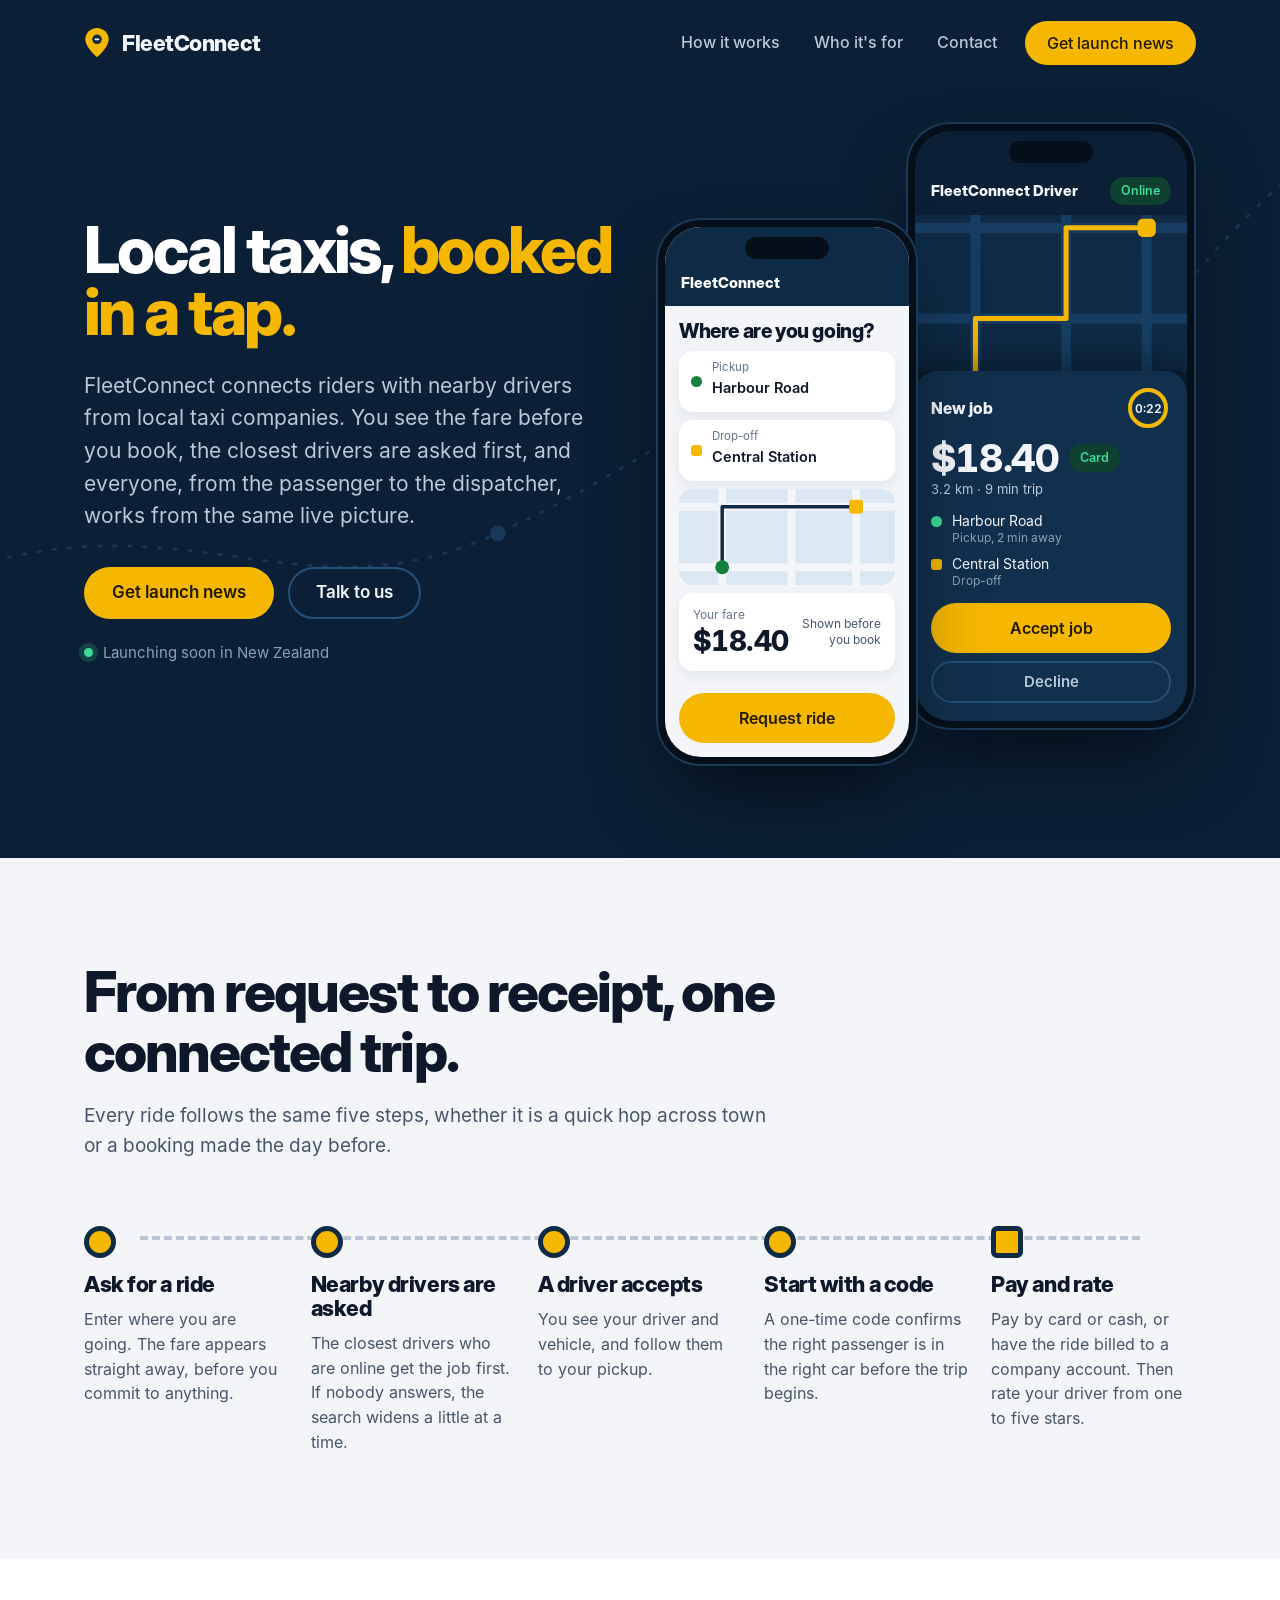
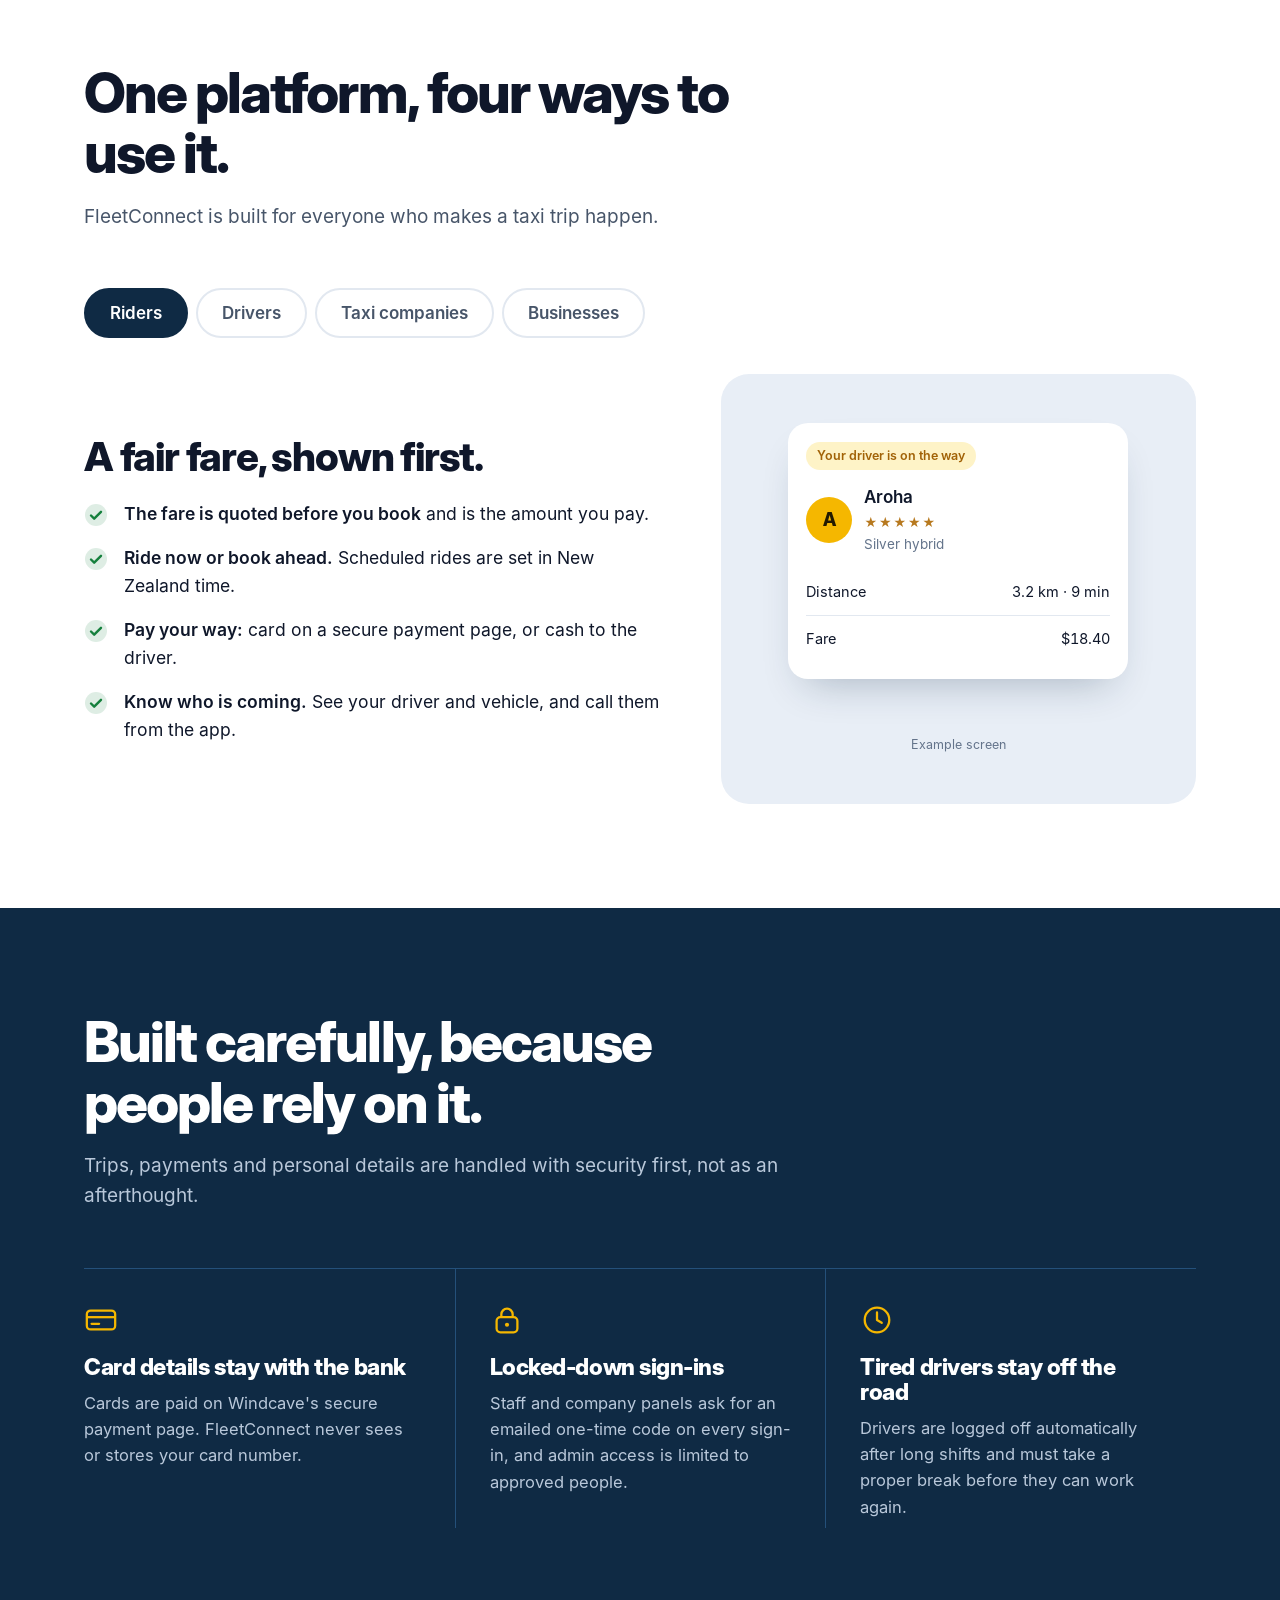
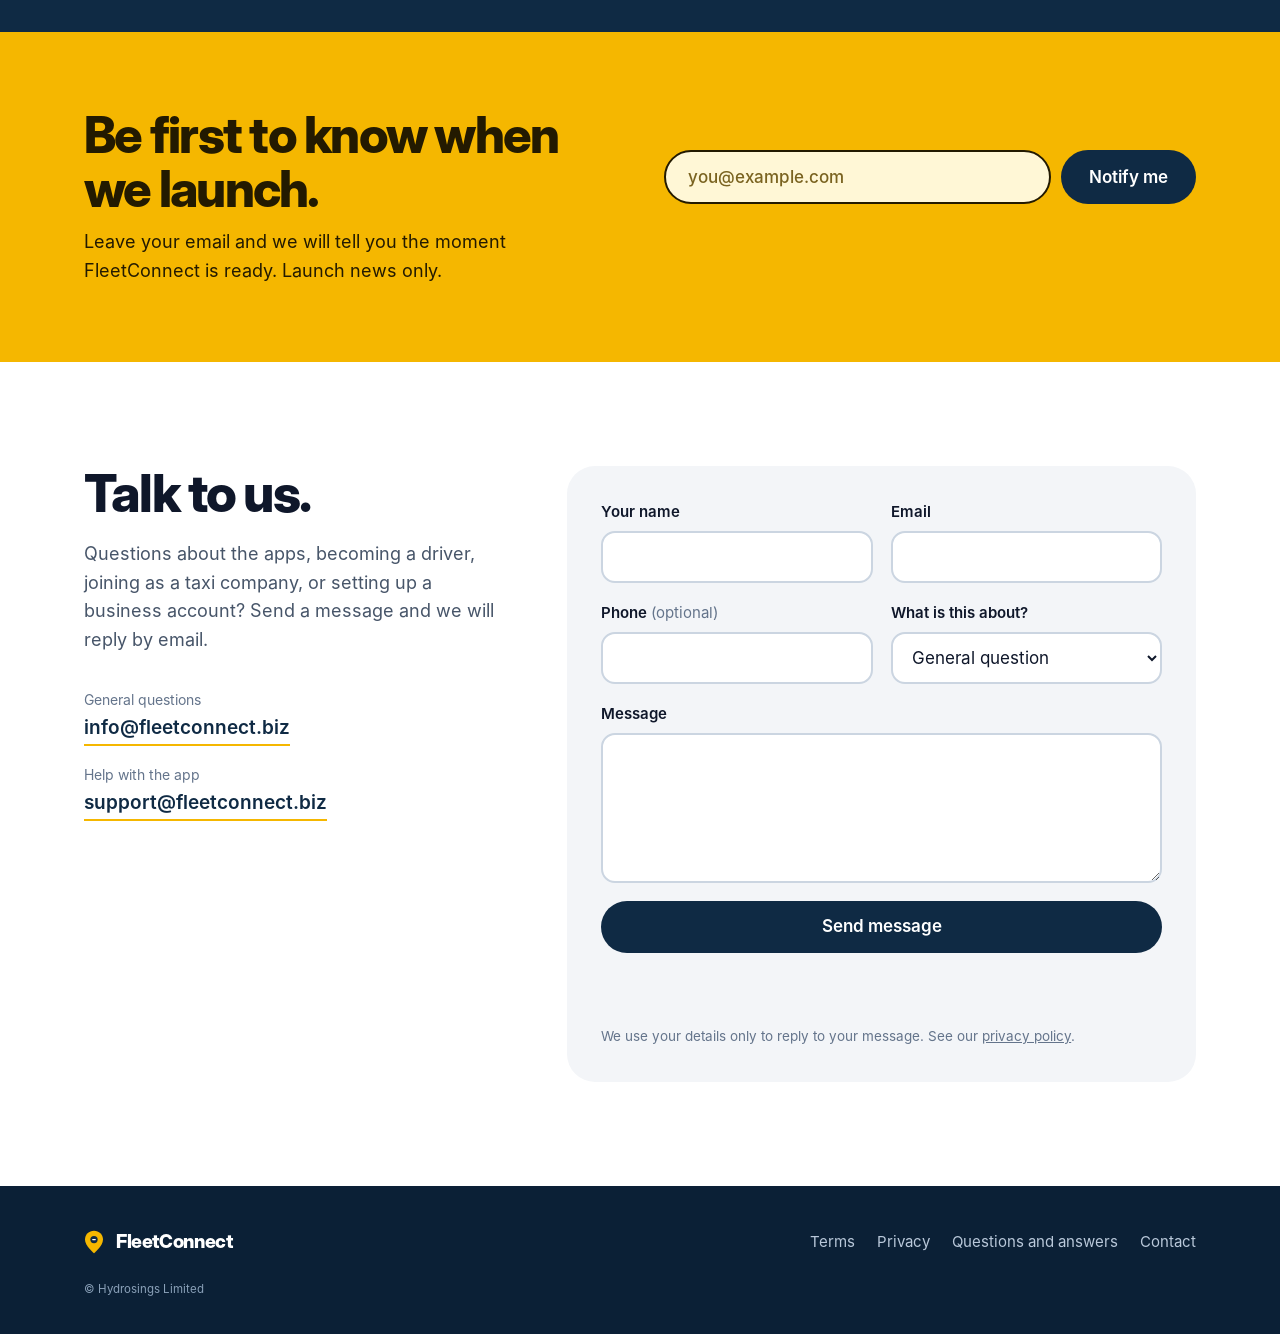
<file: index.html>
<!DOCTYPE html>
<html lang="en-NZ">
<head>
<meta charset="utf-8">
<meta http-equiv="Content-Security-Policy" content="default-src 'self'; script-src 'self'; style-src 'self' 'unsafe-inline'; img-src 'self' data:; font-src 'self'; connect-src 'self' https://newapi.fleetconnect.biz; form-action 'self'; base-uri 'none'; object-src 'none'">
<meta name="viewport" content="width=device-width, initial-scale=1">
<title>FleetConnect | Local taxis, booked in a tap</title>
<meta name="description" content="FleetConnect connects riders with nearby drivers from local taxi companies. See your fare before you book, ride on a company account, and keep drivers safe with built-in work-hour limits.">
<meta name="theme-color" content="#0b2036">
<meta property="og:title" content="FleetConnect | Local taxis, booked in a tap">
<meta property="og:description" content="Riders, drivers, taxi companies and businesses on one connected platform.">
<meta property="og:type" content="website">
<meta property="og:url" content="https://fleetconnect.biz/">
<link rel="icon" href="favicon.svg" type="image/svg+xml">
<link rel="canonical" href="https://fleetconnect.biz/">
<link rel="preload" href="InterDisplay-ExtraBold.woff" as="font" type="font/woff" crossorigin>
<link rel="stylesheet" href="site.css">
</head>
<body>
<svg width="0" height="0" style="position:absolute" aria-hidden="true" focusable="false">
  <symbol id="ic-check" viewBox="0 0 24 24"><circle cx="12" cy="12" r="11" fill="currentColor" opacity=".14"/><path d="M7 12.5l3.2 3.2L17 8.8" fill="none" stroke="currentColor" stroke-width="2.4" stroke-linecap="round" stroke-linejoin="round"/></symbol>
  <symbol id="ic-card" viewBox="0 0 36 36"><rect x="3" y="8" width="30" height="20" rx="4" fill="none" stroke="currentColor" stroke-width="2.4"/><path d="M3 15h30" stroke="currentColor" stroke-width="2.4"/><path d="M8 22h8" stroke="currentColor" stroke-width="2.4" stroke-linecap="round"/></symbol>
  <symbol id="ic-lock" viewBox="0 0 36 36"><rect x="7" y="15" width="22" height="16" rx="4" fill="none" stroke="currentColor" stroke-width="2.4"/><path d="M12 15v-3a6 6 0 0112 0v3" fill="none" stroke="currentColor" stroke-width="2.4"/><circle cx="18" cy="23" r="2.2" fill="currentColor"/></symbol>
  <symbol id="ic-clock" viewBox="0 0 36 36"><circle cx="18" cy="18" r="13" fill="none" stroke="currentColor" stroke-width="2.4"/><path d="M18 10v8l5 3" fill="none" stroke="currentColor" stroke-width="2.4" stroke-linecap="round" stroke-linejoin="round"/></symbol>
</svg>
<a class="skip" href="#main">Skip to the content</a>

<header class="top">
  <svg class="route" viewBox="0 0 1440 760" preserveAspectRatio="xMidYMid slice" aria-hidden="true">
    <path d="M-40 640 C 220 560, 340 700, 560 600 S 860 380, 1040 470 S 1300 300, 1500 160" fill="none" stroke="#24507a" stroke-width="3" stroke-dasharray="3 14" stroke-linecap="round"/>
    <circle cx="1040" cy="470" r="9" fill="#24507a"/><circle cx="560" cy="600" r="9" fill="#24507a"/>
  </svg>
  <div class="wrap" style="position:relative">
    <div class="bar">
      <a class="brand" href="./" aria-label="FleetConnect home"><img src="logo.svg" width="26" height="31" alt=""><span>FleetConnect</span></a>
      <nav class="nav" aria-label="Main">
        <a href="#how">How it works</a>
        <a href="#who">Who it's for</a>
        <a href="#contact">Contact</a>
        <a class="btn btn-amber" href="#launch">Get launch news</a>
      </nav>
    </div>

    <div class="hero" id="main">
      <div>
        <h1>Local taxis, <em>booked in a tap.</em></h1>
        <p class="lead">FleetConnect connects riders with nearby drivers from local taxi companies. You see the fare before you book, the closest drivers are asked first, and everyone, from the passenger to the dispatcher, works from the same live picture.</p>
        <div class="cta">
          <a class="btn btn-amber" href="#launch">Get launch news</a>
          <a class="btn btn-line" href="#contact">Talk to us</a>
        </div>
        <p class="note"><span class="dot"></span> Launching soon in New Zealand</p>
      </div>

      <div class="stage" role="img" aria-label="Example screens: a driver receiving a new job on the driver app, and a rider choosing a destination on the rider app">
        <div class="phone p-driver" aria-hidden="true">
          <div class="screen d-screen">
            <div class="d-top"><b>FleetConnect Driver</b><span class="pill pill-on">Online</span></div>
            <div class="map">
              <svg viewBox="0 0 270 250" preserveAspectRatio="xMidYMid slice"><g stroke="#173d62" stroke-width="10" fill="none"><path d="M-10 60H280M-10 150H280M-10 225H280"/><path d="M60 -10V260M150 -10V260M230 -10V260"/></g><path d="M60 225V150H150V60H230" fill="none" stroke="#f5b700" stroke-width="5" stroke-linejoin="round" stroke-linecap="round"/><circle cx="60" cy="225" r="9" fill="#3ddc97"/><rect x="221" y="51" width="18" height="18" rx="5" fill="#f5b700"/></svg>
            </div>
            <div class="sheet">
              <div class="sheet-head"><b>New job</b><div class="timer"><svg viewBox="0 0 46 46"><circle class="tr" cx="23" cy="23" r="18"/><circle class="tv" cx="23" cy="23" r="18"/></svg><span id="count">0:24</span></div></div>
              <div class="fare-row"><span class="fare">$18.40</span><span class="pill pill-card">Card</span></div>
              <div class="meta">3.2 km · 9 min trip</div>
              <div class="stops">
                <div class="stop"><i></i><div>Harbour Road<small>Pickup, 2 min away</small></div></div>
                <div class="stop"><i class="sq"></i><div>Central Station<small>Drop-off</small></div></div>
              </div>
              <div class="mbtn mb-accept">Accept job</div>
              <div class="mbtn mb-decline">Decline</div>
            </div>
          </div>
        </div>

        <div class="phone p-rider" aria-hidden="true">
          <div class="screen r-screen">
            <div class="r-head">FleetConnect</div>
            <div class="r-body">
              <div class="r-ask">Where are you going?</div>
              <div class="place"><i></i><div><small>Pickup</small><b>Harbour Road</b></div></div>
              <div class="place"><i class="sq"></i><div><small>Drop-off</small><b>Central Station</b></div></div>
              <div class="r-map"><svg viewBox="0 0 250 150" preserveAspectRatio="xMidYMid slice"><g stroke="#f3f5f8" stroke-width="9" fill="none"><path d="M-10 40H260M-10 110H260"/><path d="M50 -10V160M130 -10V160M205 -10V160"/></g><path d="M50 110V40H205" fill="none" stroke="#0f2a44" stroke-width="4" stroke-linejoin="round" stroke-linecap="round"/><circle cx="50" cy="110" r="8" fill="#15803d"/><rect x="197" y="32" width="16" height="16" rx="4" fill="#f5b700"/></svg></div>
              <div class="fare-card"><div><small>Your fare</small><b>$18.40</b></div><span>Shown before you book</span></div>
              <div class="r-cta">Request ride</div>
            </div>
          </div>
        </div>
      </div>
    </div>
  </div>
</header>

<main>
<section class="how" id="how">
  <div class="wrap">
    <div class="sec-head">
      <h2>From request to receipt, one connected trip.</h2>
      <p>Every ride follows the same five steps, whether it is a quick hop across town or a booking made the day before.</p>
    </div>
    <div class="road">
      <div class="leg"><h3>Ask for a ride</h3><p>Enter where you are going. The fare appears straight away, before you commit to anything.</p></div>
      <div class="leg"><h3>Nearby drivers are asked</h3><p>The closest drivers who are online get the job first. If nobody answers, the search widens a little at a time.</p></div>
      <div class="leg"><h3>A driver accepts</h3><p>You see your driver and vehicle, and follow them to your pickup.</p></div>
      <div class="leg"><h3>Start with a code</h3><p>A one-time code confirms the right passenger is in the right car before the trip begins.</p></div>
      <div class="leg"><h3>Pay and rate</h3><p>Pay by card or cash, or have the ride billed to a company account. Then rate your driver from one to five stars.</p></div>
    </div>
  </div>
</section>

<section class="who" id="who">
  <div class="wrap">
    <div class="sec-head">
      <h2>One platform, four ways to use it.</h2>
      <p>FleetConnect is built for everyone who makes a taxi trip happen.</p>
    </div>

    <div class="tabs" role="tablist" aria-label="Who FleetConnect is for">
      <button class="tab" role="tab" id="tab-riders" aria-selected="true" aria-controls="p-riders" type="button">Riders</button>
      <button class="tab" role="tab" id="tab-drivers" aria-selected="false" aria-controls="p-drivers" tabindex="-1" type="button">Drivers</button>
      <button class="tab" role="tab" id="tab-companies" aria-selected="false" aria-controls="p-companies" tabindex="-1" type="button">Taxi companies</button>
      <button class="tab" role="tab" id="tab-business" aria-selected="false" aria-controls="p-business" tabindex="-1" type="button">Businesses</button>
    </div>

    <div class="panel on" role="tabpanel" id="p-riders" aria-labelledby="tab-riders">
      <div>
        <h3>A fair fare, shown first.</h3>
        <ul>
          <li><svg><use href="#ic-check"/></svg><span><b>The fare is quoted before you book</b> and is the amount you pay.</span></li>
          <li><svg><use href="#ic-check"/></svg><span><b>Ride now or book ahead.</b> Scheduled rides are set in New Zealand time.</span></li>
          <li><svg><use href="#ic-check"/></svg><span><b>Pay your way:</b> card on a secure payment page, or cash to the driver.</span></li>
          <li><svg><use href="#ic-check"/></svg><span><b>Know who is coming.</b> See your driver and vehicle, and call them from the app.</span></li>
        </ul>
      </div>
      <div class="mock light">
        <div class="card white">
          <span class="pill pill-warn">Your driver is on the way</span>
          <div class="driver-line" style="margin-top:14px"><div class="avatar">A</div><div><b>Aroha</b><div class="stars" aria-hidden="true">★★★★★</div><div style="font-size:13.5px;color:#64748b">Silver hybrid</div></div></div>
          <div class="ledger" style="margin-top:14px"><div><span>Distance</span><span>3.2 km · 9 min</span></div><div><span>Fare</span><span>$18.40</span></div></div>
        </div>
        <p class="mock-note">Example screen</p>
      </div>
    </div>

    <div class="panel" role="tabpanel" id="p-drivers" aria-labelledby="tab-drivers" hidden>
      <div>
        <h3>Jobs that come to you.</h3>
        <ul>
          <li><svg><use href="#ic-check"/></svg><span><b>A new job rings and vibrates,</b> even when the phone is locked, with Accept and Decline right on the notification.</span></li>
          <li><svg><use href="#ic-check"/></svg><span><b>Clear at a glance:</b> the fare, the distance and how long you have to answer.</span></li>
          <li><svg><use href="#ic-check"/></svg><span><b>Go online when you want to work.</b> Your trips and earnings are in the app.</span></li>
          <li><svg><use href="#ic-check"/></svg><span><b>Rested drivers, safer rides.</b> Work-hour limits and break reminders look after you and your passengers.</span></li>
        </ul>
      </div>
      <div class="mock">
        <div style="width:100%;max-width:340px">
          <div class="lock-time">9:41<small>Tuesday</small></div>
          <div class="card notif">
            <div><div class="t">New ride request</div><div class="b">Harbour Road</div></div>
            <div class="row"><div class="mbtn mb-accept">Accept</div><div class="mbtn" style="border:2px solid var(--line);color:var(--text2)">Decline</div></div>
          </div>
          <p class="mock-note">Example lock screen</p>
        </div>
      </div>
    </div>

    <div class="panel" role="tabpanel" id="p-companies" aria-labelledby="tab-companies" hidden>
      <div>
        <h3>Run your fleet from one screen.</h3>
        <ul>
          <li><svg><use href="#ic-check"/></svg><span><b>Add your vehicles and drivers</b> and see who is online, busy or off.</span></li>
          <li><svg><use href="#ic-check"/></svg><span><b>Set your own fares,</b> or use the standard FleetConnect fare plan.</span></li>
          <li><svg><use href="#ic-check"/></svg><span><b>Follow every request and booking</b> as it happens, from first search to completed trip.</span></li>
          <li><svg><use href="#ic-check"/></svg><span><b>Clear statements.</b> See rides, fares and what is owed, so the books balance.</span></li>
        </ul>
      </div>
      <div class="mock light">
        <div class="card white">
          <table class="mini">
            <thead><tr><th>Driver</th><th>Vehicle</th><th>Status</th></tr></thead>
            <tbody>
              <tr><td>Aroha</td><td>Hybrid</td><td><span class="pill pill-on" style="background:#dcfce7;color:#15803d">Online</span></td></tr>
              <tr><td>Sam</td><td>Van</td><td><span class="pill pill-warn">On a job</span></td></tr>
              <tr><td>Mere</td><td>Sedan</td><td><span class="pill pill-off">Offline</span></td></tr>
            </tbody>
          </table>
        </div>
        <p class="mock-note">Example fleet view</p>
      </div>
    </div>

    <div class="panel" role="tabpanel" id="p-business" aria-labelledby="tab-business" hidden>
      <div>
        <h3>Rides on account.</h3>
        <ul>
          <li><svg><use href="#ic-check"/></svg><span><b>Put staff, customers or guests in a car</b> without anyone handling payment.</span></li>
          <li><svg><use href="#ic-check"/></svg><span><b>Every ride is billed to your company account,</b> not the passenger.</span></li>
          <li><svg><use href="#ic-check"/></svg><span><b>One running statement:</b> ride charges, payments and your balance at a glance.</span></li>
          <li><svg><use href="#ic-check"/></svg><span><b>Invoices you can use,</b> ready for your accounts team.</span></li>
        </ul>
      </div>
      <div class="mock light">
        <div class="card white">
          <b>Company account</b>
          <div class="ledger" style="margin-top:10px"><div><span>Ride, Tuesday</span><span class="neg">−$18.40</span></div><div><span>Ride, Wednesday</span><span class="neg">−$26.10</span></div><div><span>Payment received</span><span class="pos">+$200.00</span></div><div class="tot"><span>Credit remaining</span><span>$155.50</span></div></div>
        </div>
        <p class="mock-note">Example statement</p>
      </div>
    </div>
  </div>
</section>

<section class="trust" id="safety">
  <div class="wrap">
    <div class="sec-head">
      <h2>Built carefully, because people rely on it.</h2>
      <p>Trips, payments and personal details are handled with security first, not as an afterthought.</p>
    </div>
    <div class="trust-grid">
      <div class="t-item"><svg><use href="#ic-card"/></svg><h3>Card details stay with the bank</h3><p>Cards are paid on Windcave's secure payment page. FleetConnect never sees or stores your card number.</p></div>
      <div class="t-item"><svg><use href="#ic-lock"/></svg><h3>Locked-down sign-ins</h3><p>Staff and company panels ask for an emailed one-time code on every sign-in, and admin access is limited to approved people.</p></div>
      <div class="t-item"><svg><use href="#ic-clock"/></svg><h3>Tired drivers stay off the road</h3><p>Drivers are logged off automatically after long shifts and must take a proper break before they can work again.</p></div>
    </div>
  </div>
</section>

<section class="launch" id="launch">
  <div class="wrap">
    <div>
      <h2>Be first to know when we launch.</h2>
      <p>Leave your email and we will tell you the moment FleetConnect is ready. Launch news only.</p>
    </div>
    <div>
      <form class="sub" id="launch-form" novalidate>
        <label class="sr" for="launch-email">Your email address</label>
        <input id="launch-email" name="email" type="email" inputmode="email" autocomplete="email" placeholder="you@example.com" required maxlength="254">
        <button class="btn" type="submit">Notify me</button>
      </form>
      <p class="msg" id="launch-msg" role="status" aria-live="polite"></p>
    </div>
  </div>
</section>

<section class="contact" id="contact">
  <div class="wrap">
    <div>
      <h2>Talk to us.</h2>
      <p class="intro">Questions about the apps, becoming a driver, joining as a taxi company, or setting up a business account? Send a message and we will reply by email.</p>
      <div class="addr">
        <div><small>General questions</small><a href="mailto:info@fleetconnect.biz">info@fleetconnect.biz</a></div>
        <div><small>Help with the app</small><a href="mailto:support@fleetconnect.biz">support@fleetconnect.biz</a></div>
      </div>
    </div>
    <form class="contact-form" id="contact-form" novalidate>
      <div class="f2">
        <label><span>Your name</span><input name="name" type="text" autocomplete="name" required maxlength="100"></label>
        <label><span>Email</span><input name="email" type="email" inputmode="email" autocomplete="email" required maxlength="254"></label>
      </div>
      <div class="f2">
        <label><span>Phone <span class="opt">(optional)</span></span><input name="phone" type="tel" inputmode="tel" autocomplete="tel" maxlength="30"></label>
        <label><span>What is this about?</span>
          <select name="subject" required>
            <option value="General question">General question</option>
            <option value="Help with the rider app">Help with the rider app</option>
            <option value="Help with the driver app">Help with the driver app</option>
            <option value="Becoming a driver">Becoming a driver</option>
            <option value="Taxi company enquiry">Taxi company enquiry</option>
            <option value="Business account enquiry">Business account enquiry</option>
          </select>
        </label>
      </div>
      <label><span>Message</span><textarea name="message" required maxlength="3000"></textarea></label>
      <div class="trap" aria-hidden="true"><label>Leave this empty<input name="website" type="text" tabindex="-1" autocomplete="off"></label></div>
      <button class="btn btn-navy" type="submit" id="contact-btn">Send message</button>
      <p class="msg" id="contact-msg" role="status" aria-live="polite"></p>
      <p class="fine">We use your details only to reply to your message. See our <a href="privacy.html">privacy policy</a>.</p>
    </form>
  </div>
</section>
</main>

<footer>
  <div class="wrap">
    <div class="foot">
      <a class="brand" href="./" aria-label="FleetConnect home" style="color:#fff;font-size:19px"><img src="logo.svg" width="20" height="24" alt=""><span>FleetConnect</span></a>
      <nav aria-label="Footer"><a href="terms.html">Terms</a><a href="privacy.html">Privacy</a><a href="faq.html">Questions and answers</a><a href="#contact">Contact</a></nav>
    </div>
    <p class="copy">&copy; Hydrosings Limited</p>
  </div>
</footer>
<script src="site.js" defer></script>
</body>
</html>
</file>
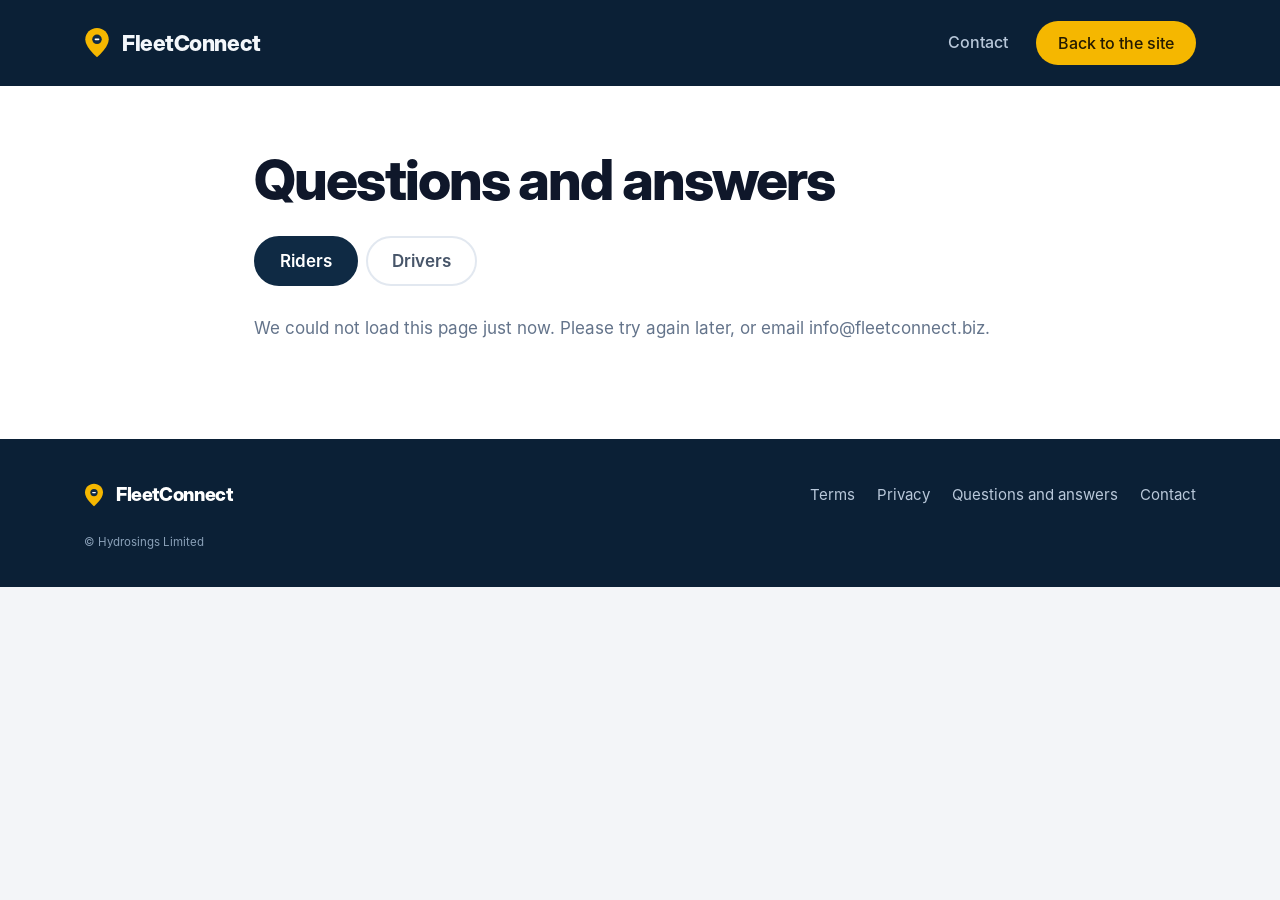
<file: faq.html>
<!DOCTYPE html>
<html lang="en-NZ">
<head>
<meta charset="utf-8">
<meta http-equiv="Content-Security-Policy" content="default-src 'self'; script-src 'self'; style-src 'self' 'unsafe-inline'; img-src 'self' data:; font-src 'self'; connect-src 'self' https://newapi.fleetconnect.biz; form-action 'self'; base-uri 'none'; object-src 'none'">
<meta name="viewport" content="width=device-width, initial-scale=1">
<title>Questions and answers | FleetConnect</title>
<meta name="description" content="Questions and answers for FleetConnect riders and drivers.">
<meta name="theme-color" content="#0b2036">
<link rel="icon" href="favicon.svg" type="image/svg+xml">
<link rel="stylesheet" href="site.css">
</head>
<body data-kind="faq">
<div class="top legal-top"><div class="wrap"><div class="bar">
  <a class="brand" href="./" aria-label="FleetConnect home"><img src="logo.svg" width="26" height="31" alt=""><span>FleetConnect</span></a>
  <nav class="nav" aria-label="Main"><a href="./#contact">Contact</a><a class="btn btn-amber" href="./">Back to the site</a></nav>
</div></div></div>
<main class="legal"><div class="wrap">
  <h1>Questions and answers</h1>
  <div class="seg" role="group" aria-label="Show the text for">
    <button class="tab" type="button" data-aud="RIDER" aria-selected="true">Riders</button>
    <button class="tab" type="button" data-aud="DRIVER" aria-selected="false">Drivers</button>
  </div>
  <div id="legal-out" aria-live="polite"></div>
</div></main>
<footer><div class="wrap"><div class="foot">
  <a class="brand" href="./" style="color:#fff;font-size:19px"><img src="logo.svg" width="20" height="24" alt=""><span>FleetConnect</span></a>
  <nav aria-label="Footer"><a href="terms.html">Terms</a><a href="privacy.html">Privacy</a><a href="faq.html">Questions and answers</a><a href="./#contact">Contact</a></nav>
</div><p class="copy">&copy; Hydrosings Limited</p></div></footer>
<script src="legal.js" defer></script>
</body>
</html>
</file>
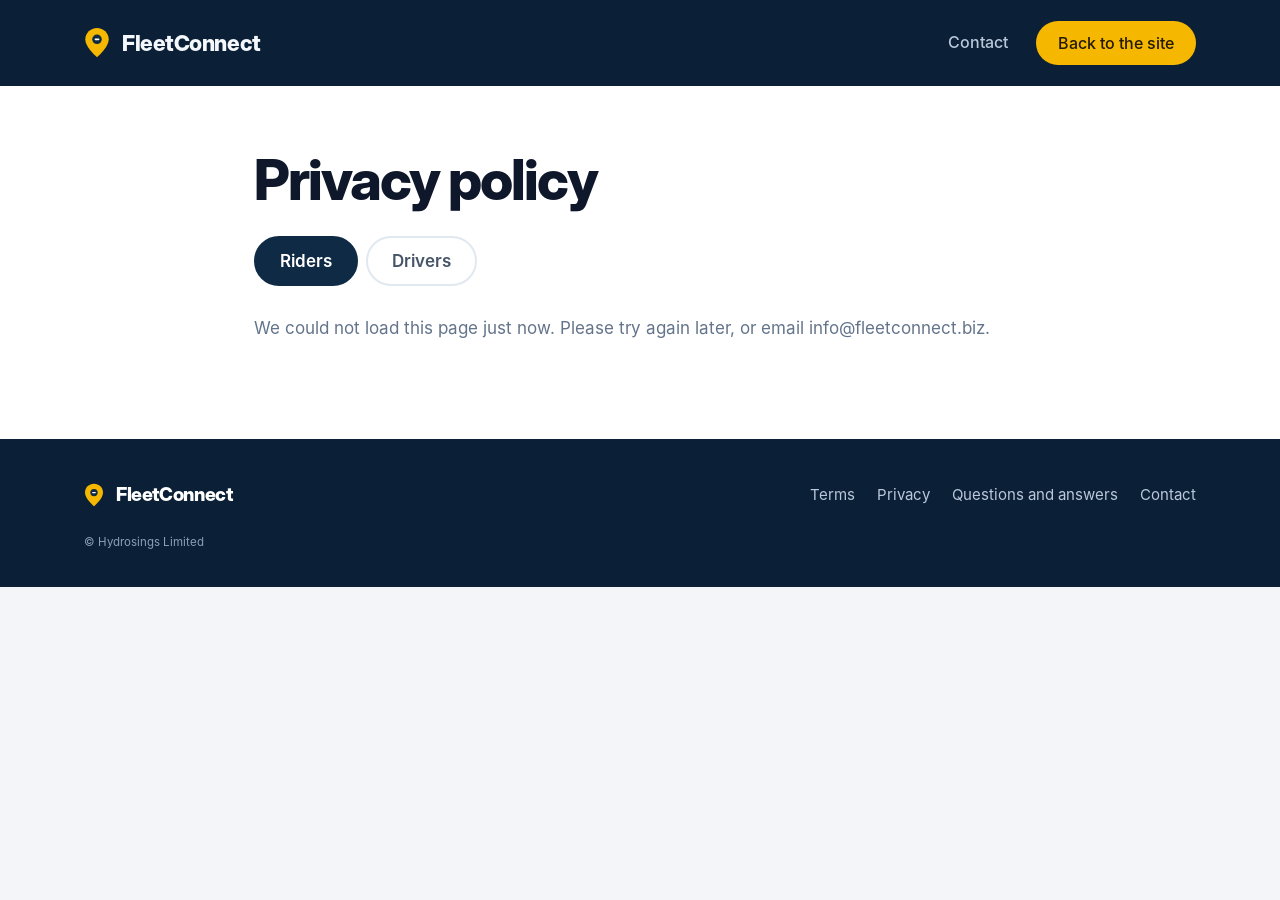
<file: privacy.html>
<!DOCTYPE html>
<html lang="en-NZ">
<head>
<meta charset="utf-8">
<meta http-equiv="Content-Security-Policy" content="default-src 'self'; script-src 'self'; style-src 'self' 'unsafe-inline'; img-src 'self' data:; font-src 'self'; connect-src 'self' https://newapi.fleetconnect.biz; form-action 'self'; base-uri 'none'; object-src 'none'">
<meta name="viewport" content="width=device-width, initial-scale=1">
<title>Privacy policy | FleetConnect</title>
<meta name="description" content="Privacy policy for FleetConnect riders and drivers.">
<meta name="theme-color" content="#0b2036">
<link rel="icon" href="favicon.svg" type="image/svg+xml">
<link rel="stylesheet" href="site.css">
</head>
<body data-kind="privacy">
<div class="top legal-top"><div class="wrap"><div class="bar">
  <a class="brand" href="./" aria-label="FleetConnect home"><img src="logo.svg" width="26" height="31" alt=""><span>FleetConnect</span></a>
  <nav class="nav" aria-label="Main"><a href="./#contact">Contact</a><a class="btn btn-amber" href="./">Back to the site</a></nav>
</div></div></div>
<main class="legal"><div class="wrap">
  <h1>Privacy policy</h1>
  <div class="seg" role="group" aria-label="Show the text for">
    <button class="tab" type="button" data-aud="RIDER" aria-selected="true">Riders</button>
    <button class="tab" type="button" data-aud="DRIVER" aria-selected="false">Drivers</button>
  </div>
  <div id="legal-out" aria-live="polite"></div>
</div></main>
<footer><div class="wrap"><div class="foot">
  <a class="brand" href="./" style="color:#fff;font-size:19px"><img src="logo.svg" width="20" height="24" alt=""><span>FleetConnect</span></a>
  <nav aria-label="Footer"><a href="terms.html">Terms</a><a href="privacy.html">Privacy</a><a href="faq.html">Questions and answers</a><a href="./#contact">Contact</a></nav>
</div><p class="copy">&copy; Hydrosings Limited</p></div></footer>
<script src="legal.js" defer></script>
</body>
</html>
</file>
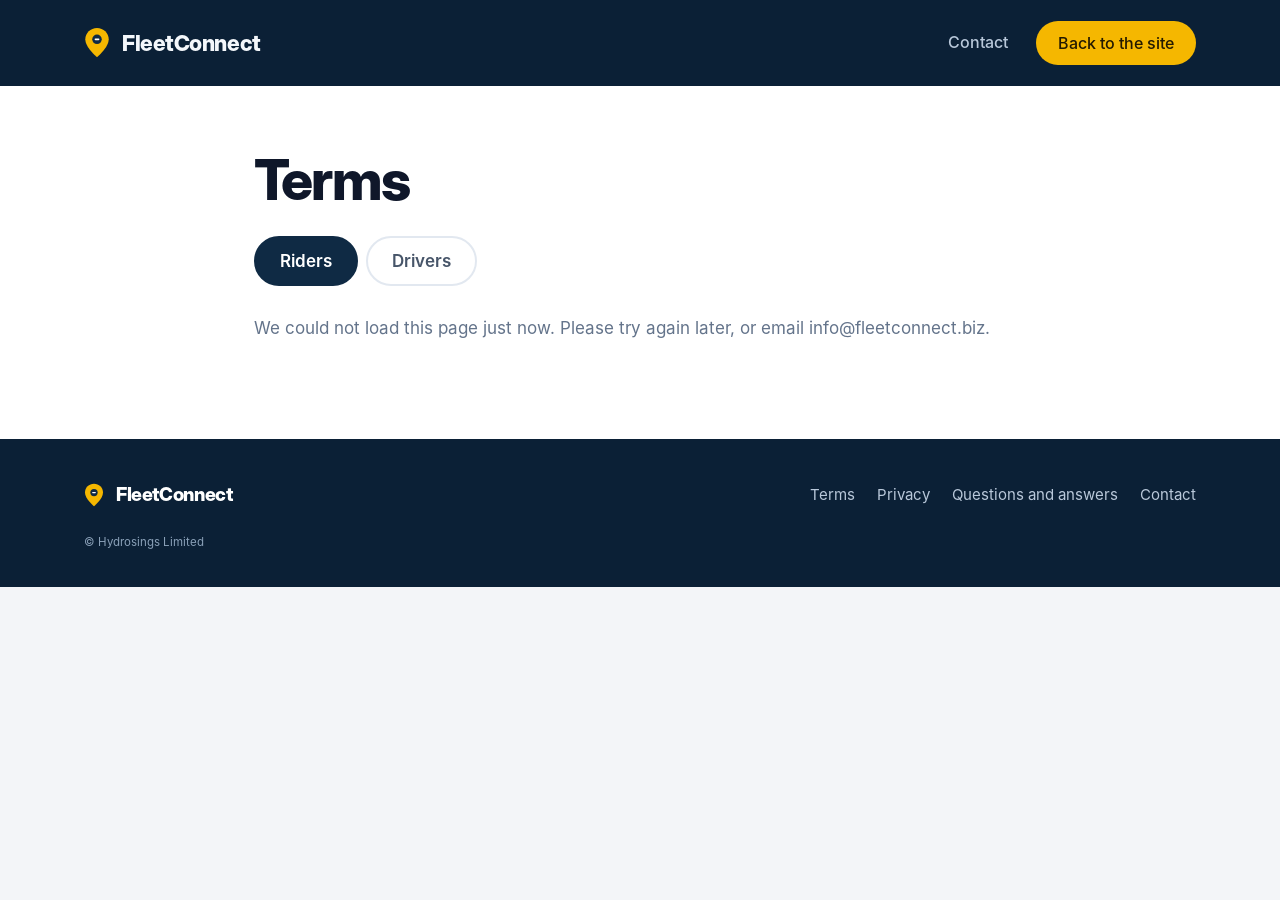
<file: terms.html>
<!DOCTYPE html>
<html lang="en-NZ">
<head>
<meta charset="utf-8">
<meta http-equiv="Content-Security-Policy" content="default-src 'self'; script-src 'self'; style-src 'self' 'unsafe-inline'; img-src 'self' data:; font-src 'self'; connect-src 'self' https://newapi.fleetconnect.biz; form-action 'self'; base-uri 'none'; object-src 'none'">
<meta name="viewport" content="width=device-width, initial-scale=1">
<title>Terms | FleetConnect</title>
<meta name="description" content="Terms for FleetConnect riders and drivers.">
<meta name="theme-color" content="#0b2036">
<link rel="icon" href="favicon.svg" type="image/svg+xml">
<link rel="stylesheet" href="site.css">
</head>
<body data-kind="terms">
<div class="top legal-top"><div class="wrap"><div class="bar">
  <a class="brand" href="./" aria-label="FleetConnect home"><img src="logo.svg" width="26" height="31" alt=""><span>FleetConnect</span></a>
  <nav class="nav" aria-label="Main"><a href="./#contact">Contact</a><a class="btn btn-amber" href="./">Back to the site</a></nav>
</div></div></div>
<main class="legal"><div class="wrap">
  <h1>Terms</h1>
  <div class="seg" role="group" aria-label="Show the text for">
    <button class="tab" type="button" data-aud="RIDER" aria-selected="true">Riders</button>
    <button class="tab" type="button" data-aud="DRIVER" aria-selected="false">Drivers</button>
  </div>
  <div id="legal-out" aria-live="polite"></div>
</div></main>
<footer><div class="wrap"><div class="foot">
  <a class="brand" href="./" style="color:#fff;font-size:19px"><img src="logo.svg" width="20" height="24" alt=""><span>FleetConnect</span></a>
  <nav aria-label="Footer"><a href="terms.html">Terms</a><a href="privacy.html">Privacy</a><a href="faq.html">Questions and answers</a><a href="./#contact">Contact</a></nav>
</div><p class="copy">&copy; Hydrosings Limited</p></div></footer>
<script src="legal.js" defer></script>
</body>
</html>
</file>
<file: site.css>
@font-face{font-family:"Inter";font-weight:400;font-style:normal;font-display:swap;src:url("Inter-Regular.woff") format("woff")}
@font-face{font-family:"Inter";font-weight:500;font-style:normal;font-display:swap;src:url("Inter-Medium.woff") format("woff")}
@font-face{font-family:"Inter";font-weight:600;font-style:normal;font-display:swap;src:url("Inter-SemiBold.woff") format("woff")}
@font-face{font-family:"Inter Display";font-weight:800;font-style:normal;font-display:swap;src:url("InterDisplay-ExtraBold.woff") format("woff")}

:root{
  --night:#0b2036; --navy:#0f2a44; --surface:#11304e; --raised:#173d62; --line:#24507a;
  --amber:#f5b700; --amber-ink:#231a00; --online:#3ddc97;
  --paper:#f3f5f8; --white:#fff; --ink:#0f172a; --ink2:#475569; --ink3:#64748b; --rule:#e2e8f0;
  --text:#f4f7fb; --text2:#b9c8da; --text3:#8aa0b8;
  --display:"Inter Display","Inter",system-ui,-apple-system,"Segoe UI",Roboto,sans-serif;
  --body:"Inter",system-ui,-apple-system,"Segoe UI",Roboto,sans-serif;
  --wrap:1160px;
}
*{box-sizing:border-box}
html{scroll-behavior:smooth;-webkit-text-size-adjust:100%}
body{margin:0;font-family:var(--body);font-size:17px;line-height:1.6;color:var(--ink);background:var(--paper);-webkit-font-smoothing:antialiased}
img,svg{max-width:100%;display:block}
a{color:inherit}
h1,h2,h3,h4{font-family:var(--display);font-weight:800;margin:0;letter-spacing:-.025em;line-height:1.08}
p{margin:0}
.wrap{max-width:var(--wrap);margin:0 auto;padding:0 24px}
.sr{position:absolute;width:1px;height:1px;overflow:hidden;clip:rect(0 0 0 0);white-space:nowrap}
:focus-visible{outline:3px solid var(--amber);outline-offset:3px;border-radius:6px}
.skip{position:absolute;left:12px;top:-60px;background:var(--amber);color:var(--amber-ink);padding:10px 16px;border-radius:10px;font-weight:600;z-index:50}
.skip:focus{top:12px}

/* buttons */
.btn{display:inline-flex;align-items:center;justify-content:center;gap:8px;min-height:52px;padding:0 26px;border-radius:999px;border:2px solid transparent;font:600 17px/1 var(--body);text-decoration:none;cursor:pointer;transition:transform .15s,background .15s,border-color .15s}
.btn:active{transform:translateY(1px)}
.btn-amber{background:var(--amber);color:var(--amber-ink)}
.btn-amber:hover{background:#ffc928}
.btn-line{background:transparent;color:var(--text);border-color:var(--line)}
.btn-line:hover{border-color:var(--text2)}
.btn-navy{background:var(--navy);color:#fff}
.btn-navy:hover{background:var(--raised)}
.btn[disabled]{opacity:.6;cursor:wait}

/* header + hero */
.top{background:var(--night);color:var(--text);position:relative;overflow:hidden}
.bar{display:flex;align-items:center;justify-content:space-between;gap:20px;padding:20px 0}
.brand{display:flex;align-items:center;gap:12px;text-decoration:none;font:800 22px/1 var(--display);letter-spacing:-.02em}
.brand svg{width:26px;height:auto}
.nav{display:flex;align-items:center;gap:6px}
.nav a{color:var(--text2);text-decoration:none;font-weight:500;font-size:16px;padding:10px 14px;border-radius:999px}
.nav a:hover{color:#fff;background:var(--surface)}
.nav a.btn{min-height:44px;padding:0 20px;font-size:16px;margin-left:8px;color:var(--amber-ink);white-space:nowrap}
.nav a.btn:hover{color:var(--amber-ink);background:#ffc928}

.hero{display:grid;grid-template-columns:1fr 1fr;gap:32px;align-items:center;padding:36px 0 96px}
.hero h1{font-size:clamp(44px,5vw,72px);letter-spacing:-.04em;line-height:.98;color:#fff}
.hero h1 em{font-style:normal;color:var(--amber)}
.hero .lead{margin-top:26px;font-size:clamp(18px,2vw,21px);color:var(--text2);max-width:34em;line-height:1.55}
.cta{display:flex;flex-wrap:wrap;gap:14px;margin-top:34px}
.hero .note{margin-top:22px;font-size:15px;color:var(--text3);display:flex;align-items:center;gap:10px}
.dot{width:9px;height:9px;border-radius:50%;background:var(--online);box-shadow:0 0 0 5px rgba(61,220,151,.18)}
.route{position:absolute;inset:0;pointer-events:none;opacity:.5}

/* phones */
.stage{position:relative;height:640px}
.phone{position:absolute;width:290px;border-radius:44px;background:#050f1a;padding:9px;box-shadow:0 40px 80px -20px rgba(0,0,0,.6),0 0 0 2px #1b3a58 inset}
.phone .screen{border-radius:36px;overflow:hidden;height:590px;position:relative;display:flex;flex-direction:column}
.phone .screen:before{content:"";position:absolute;top:10px;left:50%;width:84px;height:22px;transform:translateX(-50%);background:#050f1a;border-radius:20px;z-index:3}
.p-driver{right:0;top:0}
.p-rider{left:0;top:96px;z-index:2;width:262px}
.p-rider .screen{height:530px}
.p-rider .r-body{gap:8px;padding:14px}
.p-rider .r-map{height:96px}
.p-rider .r-ask{font-size:20px;margin:0}
.d-screen{background:var(--night);color:var(--text)}
.d-top{display:flex;justify-content:space-between;align-items:center;padding:46px 16px 10px}
.d-top b{font:800 15px var(--display)}
.pill{display:inline-flex;align-items:center;gap:6px;border-radius:999px;padding:4px 11px;font-size:12.5px;font-weight:600}
.pill-on{background:#0f4030;color:var(--online)}
.pill-card{background:#0f4030;color:var(--online)}
.pill-info{background:#173d62;color:#8cc4ff}
.pill-warn{background:#fef3c7;color:#a16207}
.pill-off{background:#e2e8f0;color:#475569}
.map{flex:1;position:relative;background:#0e2a45}
.map svg{position:absolute;inset:0;width:100%;height:100%}
.sheet{background:var(--surface);border-radius:22px 22px 0 0;padding:14px 16px 18px;position:relative;z-index:2;box-shadow:0 -10px 30px rgba(0,0,0,.35)}
.sheet-head{display:flex;justify-content:space-between;align-items:center}
.sheet-head b{font:800 16px var(--display)}
.timer{position:relative;width:46px;height:46px}
.timer svg{width:46px;height:46px;transform:rotate(-90deg)}
.timer .tr{fill:none;stroke:var(--line);stroke-width:4}
.timer .tv{fill:none;stroke:var(--amber);stroke-width:4;stroke-linecap:round;stroke-dasharray:113;stroke-dashoffset:0;animation:drain 24s linear infinite}
.timer span{position:absolute;inset:0;display:grid;place-items:center;font:600 12px var(--body);font-variant-numeric:tabular-nums}
@keyframes drain{0%{stroke-dashoffset:0}100%{stroke-dashoffset:113}}
.fare-row{display:flex;align-items:center;gap:10px;margin:8px 0 2px}
.fare{font:800 38px/1 var(--display);letter-spacing:-.03em;font-variant-numeric:tabular-nums}
.meta{font-size:13px;color:var(--text2)}
.stops{margin:12px 0 14px;display:grid;gap:9px}
.stop{display:flex;gap:10px;font-size:14px;line-height:1.3}
.stop i{flex:none;width:11px;height:11px;border-radius:50%;background:var(--online);margin-top:4px}
.stop i.sq{border-radius:3px;background:var(--amber)}
.stop small{display:block;color:var(--text3);font-size:12px}
.mbtn{display:flex;align-items:center;justify-content:center;border-radius:999px;font:600 16px var(--body)}
.mb-accept{background:var(--amber);color:var(--amber-ink);height:50px}
.mb-decline{margin-top:8px;height:42px;border:2px solid var(--line);color:var(--text2);font-size:15px}

.r-screen{background:var(--paper);color:var(--ink)}
.r-head{background:var(--navy);color:#fff;padding:46px 16px 14px;font:800 15px var(--display)}
.r-body{padding:16px;display:flex;flex-direction:column;gap:10px;flex:1}
.r-ask{font:800 23px/1.15 var(--display);letter-spacing:-.02em;margin:2px 0 4px}
.place{background:#fff;border-radius:14px;padding:10px 12px;display:flex;gap:10px;align-items:center;box-shadow:0 5px 14px rgba(15,42,68,.07)}
.place i{flex:none;width:11px;height:11px;border-radius:50%;background:#15803d}
.place i.sq{border-radius:3px;background:var(--amber)}
.place small{display:block;color:var(--ink3);font-size:11.5px;line-height:1.2}
.place b{font-weight:600;font-size:14.5px}
.fare-card{background:#fff;border-radius:14px;padding:12px 14px;box-shadow:0 5px 14px rgba(15,42,68,.07);display:flex;justify-content:space-between;align-items:center}
.fare-card small{color:var(--ink3);font-size:12px;display:block}
.fare-card b{font:800 28px var(--display);letter-spacing:-.02em;font-variant-numeric:tabular-nums}
.fare-card span{font-size:12px;color:var(--ink2);text-align:right;max-width:110px;line-height:1.3}
.r-cta{margin-top:auto;background:var(--amber);color:var(--amber-ink);height:50px;border-radius:999px;display:flex;align-items:center;justify-content:center;font:600 16px var(--body)}
.r-map{height:150px;border-radius:14px;background:#dbe7f3;position:relative;overflow:hidden}
.r-map svg{position:absolute;inset:0;width:100%;height:100%}

/* sections */
section{padding:104px 0}
.sec-head{max-width:700px;margin-bottom:56px}
.sec-head h2{font-size:clamp(34px,4.4vw,56px);letter-spacing:-.035em}
.sec-head p{margin-top:18px;font-size:19px;color:var(--ink2)}

/* how it works: a road */
.how{background:var(--paper)}
.road{position:relative;display:grid;grid-template-columns:repeat(5,1fr);gap:22px;padding-top:56px}
.road:before{content:"";position:absolute;left:5%;right:5%;top:19px;height:0;border-top:4px dashed #b8c4d4}
.leg{position:relative}
.leg:before{content:"";position:absolute;top:-47px;left:0;width:22px;height:22px;border-radius:50%;background:var(--amber);border:5px solid var(--navy)}
.leg:last-child:before{border-radius:6px}
.leg h3{font-size:22px;letter-spacing:-.02em;margin-bottom:10px}
.leg p{font-size:16px;color:var(--ink2);line-height:1.55}

/* audiences */
.who{background:#fff}
.tabs{display:flex;gap:8px;flex-wrap:wrap;margin-bottom:36px}
.tab{font:600 17px var(--body);padding:13px 24px;border-radius:999px;border:2px solid var(--rule);background:#fff;color:var(--ink2);cursor:pointer}
.tab:hover{border-color:#b8c4d4}
.tab[aria-selected="true"]{background:var(--navy);border-color:var(--navy);color:#fff}
.panel{display:none;grid-template-columns:1.1fr .9fr;gap:56px;align-items:center}
.panel.on{display:grid}
.panel h3{font-size:clamp(28px,3.4vw,40px);letter-spacing:-.03em;margin-bottom:22px}
.panel ul{list-style:none;margin:0;padding:0;display:grid;gap:16px}
.panel li{display:grid;grid-template-columns:28px 1fr;gap:12px;font-size:17.5px}
.panel li svg{width:24px;height:24px;margin-top:3px;color:#15803d}
.panel li b{font-weight:600}
.mock{background:var(--night);border-radius:28px;padding:30px;display:grid;place-items:center;min-height:430px}
.mock.light{background:#e8eef6}
.card{background:var(--surface);color:var(--text);border-radius:20px;padding:18px;width:100%;max-width:340px;box-shadow:0 20px 40px -18px rgba(0,0,0,.5)}
.card.white{background:#fff;color:var(--ink);box-shadow:0 20px 40px -18px rgba(15,42,68,.3)}
.mock-note{font-size:12.5px;color:var(--text3);margin-top:18px;text-align:center}
.mock.light .mock-note{color:var(--ink3)}
.driver-line{display:flex;gap:12px;align-items:center}
.avatar{width:46px;height:46px;border-radius:50%;background:var(--amber);color:var(--amber-ink);display:grid;place-items:center;font:800 18px var(--display)}
.stars{color:#b7791f;font-size:14px;letter-spacing:2px}
.lock-time{font:800 56px/1 var(--display);text-align:center;color:#fff;letter-spacing:-.03em;margin-bottom:22px}
.lock-time small{display:block;font:500 15px var(--body);color:var(--text2);letter-spacing:0;margin-top:6px}
.notif{display:grid;gap:12px}
.notif .t{font-weight:600}
.notif .b{font-size:14px;color:var(--text2)}
.notif .row{display:flex;gap:8px}
.notif .row .mbtn{flex:1;height:40px;font-size:15px}
.mini{width:100%;border-collapse:collapse;font-size:14px}
.mini th{text-align:left;font-weight:600;color:var(--ink3);font-size:12.5px;padding:0 6px 8px}
.mini td{padding:10px 6px;border-top:1px solid var(--rule)}
.mini td:last-child,.mini th:last-child{text-align:right}
.ledger{display:grid;gap:0;font-size:14.5px}
.ledger div{display:flex;justify-content:space-between;padding:11px 0;border-top:1px solid var(--rule);font-variant-numeric:tabular-nums}
.ledger div:first-child{border-top:0}
.ledger .tot{font-weight:600;border-top:2px solid var(--ink)}
.neg{color:#b91c1c}.pos{color:#15803d}

/* trust */
.trust{background:var(--navy);color:var(--text)}
.trust .sec-head h2{color:#fff}
.trust .sec-head p{color:var(--text2)}
.trust-grid{display:grid;grid-template-columns:repeat(3,1fr);gap:0;border-top:1px solid var(--line)}
.t-item{padding:34px 34px 8px 0}
.t-item+.t-item{padding-left:34px;border-left:1px solid var(--line)}
.t-item svg{width:34px;height:34px;color:var(--amber);margin-bottom:18px}
.t-item h3{font-size:23px;letter-spacing:-.02em;margin-bottom:10px;color:#fff}
.t-item p{font-size:16.5px;color:var(--text2)}

/* launch band */
.launch{background:var(--amber);color:var(--amber-ink);padding:76px 0}
.launch .wrap{display:grid;grid-template-columns:1fr 1fr;gap:48px;align-items:center}
.launch h2{font-size:clamp(32px,4vw,50px);letter-spacing:-.035em}
.launch p{margin-top:12px;font-size:18px}
.sub{display:flex;gap:10px;flex-wrap:wrap}
.sub input{flex:1 1 220px;min-height:54px;border-radius:999px;border:2px solid var(--amber-ink);background:#fff7d6;padding:0 22px;font:500 17px var(--body);color:var(--amber-ink)}
.sub input::placeholder{color:#7a6320}
.sub .btn{background:var(--navy);color:#fff}
.sub .btn:hover{background:var(--raised)}
.msg{margin-top:12px;font-weight:600;min-height:1.5em}
.msg.ok{color:#14532d}.msg.err{color:#7f1d1d}
.launch .msg.ok{color:#14532d}

/* contact */
.contact{background:#fff}
.contact .wrap{display:grid;grid-template-columns:.8fr 1.2fr;gap:64px}
.contact h2{font-size:clamp(34px,4.2vw,52px);letter-spacing:-.035em}
.contact .intro{margin-top:18px;font-size:18px;color:var(--ink2)}
.addr{margin-top:34px;display:grid;gap:18px}
.addr div{display:grid;gap:2px}
.addr small{font-size:14px;color:var(--ink3)}
.addr a{font-weight:600;font-size:19px;text-decoration:none;color:var(--navy);border-bottom:2px solid var(--amber);width:fit-content}
form.contact-form{display:grid;gap:18px;background:var(--paper);padding:34px;border-radius:28px}
.f2{display:grid;grid-template-columns:1fr 1fr;gap:18px}
label{display:grid;gap:7px;font-weight:600;font-size:15px}
label span.opt{font-weight:400;color:var(--ink3)}
input,select,textarea{font:400 17px var(--body);color:var(--ink);background:#fff;border:2px solid #cbd5e1;border-radius:14px;padding:13px 15px;min-height:52px;width:100%}
textarea{min-height:150px;resize:vertical}
input:focus,select:focus,textarea:focus{outline:none;border-color:var(--navy);box-shadow:0 0 0 4px rgba(245,183,0,.35)}
.trap{position:absolute;left:-9999px;width:1px;height:1px;overflow:hidden}
.contact .msg.ok{color:#15803d}.contact .msg.err{color:#b91c1c}
.fine{font-size:13.5px;color:var(--ink3)}

/* footer */
footer{background:var(--night);color:var(--text3);padding:44px 0 36px}
.foot{display:flex;justify-content:space-between;gap:24px;flex-wrap:wrap;align-items:center}
.foot nav{display:flex;gap:22px;flex-wrap:wrap}
.foot nav a{color:var(--text2);text-decoration:none;font-size:15px}
.foot nav a:hover{color:#fff;text-decoration:underline}
.copy{margin-top:26px;font-size:11.5px;color:var(--text3)}

/* legal pages */
.legal-top{background:var(--night)}
.legal{padding:64px 0 96px;background:#fff}
.legal .wrap{max-width:820px}
.legal h1{font-size:clamp(36px,5vw,56px);letter-spacing:-.035em;margin-bottom:26px}
.seg{display:flex;gap:8px;margin-bottom:28px;flex-wrap:wrap}
.legal-body{white-space:pre-wrap;word-wrap:break-word;font-size:17px;line-height:1.7}
.legal-body.empty{color:var(--ink3)}
.faq-item{border-top:1px solid var(--rule);padding:20px 0}
.faq-item h3{font-size:20px;letter-spacing:-.01em;margin-bottom:8px}

@media (max-width:980px){
  .hero{grid-template-columns:1fr;padding-bottom:64px}
  .stage{height:560px;max-width:520px;margin:0 auto;width:100%}
  .phone{width:250px}.phone .screen{height:510px}
  .p-rider{top:60px;width:224px}
  .p-rider .screen{height:470px}
  .p-rider .r-map{height:96px}
  .p-rider .r-ask{font-size:20px}
  .road{grid-template-columns:1fr;padding-top:0;padding-left:44px;gap:30px}
  .road:before{left:11px;right:auto;top:6px;bottom:6px;height:auto;border-top:0;border-left:4px dashed #b8c4d4}
  .leg:before{top:2px;left:-44px}
  .panel.on{grid-template-columns:1fr;gap:34px}
  .trust-grid{grid-template-columns:1fr}
  .t-item,.t-item+.t-item{padding:28px 0;border-left:0}
  .t-item+.t-item{border-top:1px solid var(--line)}
  .launch .wrap,.contact .wrap{grid-template-columns:1fr;gap:36px}
  section{padding:76px 0}
}
@media (max-width:640px){
  body{font-size:16.5px}
  .nav a:not(.btn){display:none}
  .stage{height:520px}
  .phone{width:232px}.phone .screen{height:470px}
  .p-driver{right:auto;left:50%;transform:translateX(-50%)}
  .p-rider{display:none}
  .brand{font-size:20px}
  .nav a.btn{padding:0 16px;font-size:15px;min-height:42px;margin-left:0}
  .f2{grid-template-columns:1fr}
  form.contact-form{padding:22px}
  .mock{padding:18px;min-height:0}
}
@media (prefers-reduced-motion:reduce){
  html{scroll-behavior:auto}
  .timer .tv{animation:none;stroke-dashoffset:30}
  .btn{transition:none}
}
</file>
